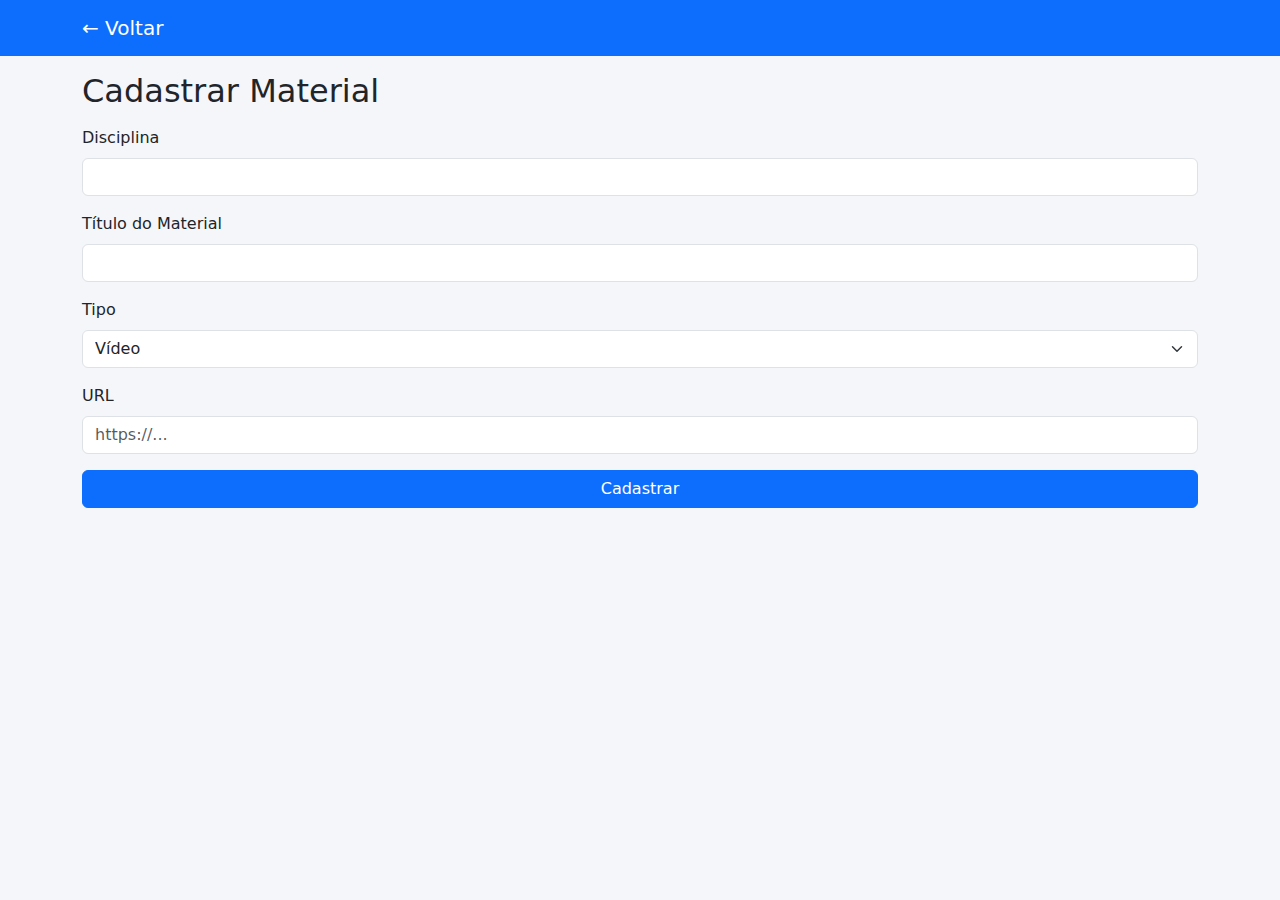
<file: FRONT/cadastro.html>
<!DOCTYPE html>
<html lang="pt-BR">
<head>
  <meta charset="UTF-8">
  <meta name="viewport" content="width=device-width, initial-scale=1.0">
  <title>Cadastrar Material</title>
  <link href="https://cdn.jsdelivr.net/npm/bootstrap@5.3.3/dist/css/bootstrap.min.css" rel="stylesheet">
  <link rel="stylesheet" href="style.css">
</head>
<body>
  <nav class="navbar navbar-dark bg-primary mb-3">
    <div class="container">
      <a class="navbar-brand" href="index.html">← Voltar</a>
    </div>
  </nav>

  <main class="container">
    <h2>Cadastrar Material</h2>
    <form id="formCadastro" class="mt-3">
      <div class="mb-3">
        <label class="form-label">Disciplina</label>
        <input type="text" id="disciplina" class="form-control" required>
      </div>
      <div class="mb-3">
        <label class="form-label">Título do Material</label>
        <input type="text" id="titulo" class="form-control" required>
      </div>
      <div class="mb-3">
        <label class="form-label">Tipo</label>
        <select id="tipo" class="form-select">
          <option value="video">Vídeo</option>
          <option value="pdf">PDF</option>
          <option value="slide">Slide</option>
        </select>
      </div>
      <div class="mb-3">
        <label class="form-label">URL</label>
        <input type="url" id="url" class="form-control" placeholder="https://..." required>
      </div>
      <button type="submit" class="btn btn-primary w-100">Cadastrar</button>
    </form>
  </main>

  <script src="script.js"></script>
</body>
</html>
</file>
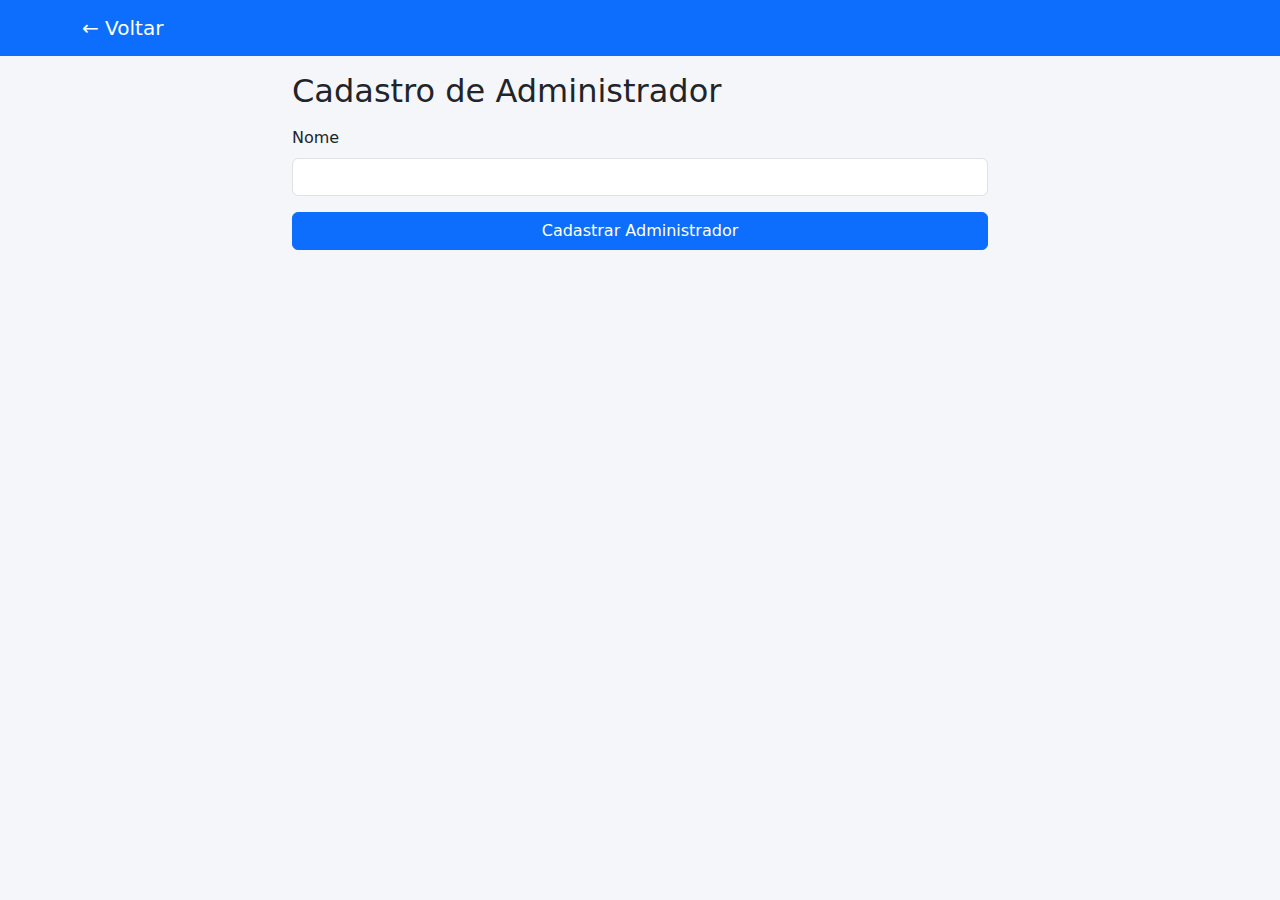
<file: FRONT/cadastroAdm.html>
<!DOCTYPE html>
<html lang="pt-BR">
<head>
  <meta charset="utf-8" />
  <meta name="viewport" content="width=device-width,initial-scale=1" />
  <title>Cadastro de Administrador</title>
  <link href="https://cdn.jsdelivr.net/npm/bootstrap@5.3.3/dist/css/bootstrap.min.css" rel="stylesheet">
  <link rel="stylesheet" href="style.css" />
</head>
<body>
  <nav class="navbar navbar-dark bg-primary mb-3">
    <div class="container">
      <a class="navbar-brand" href="index.html">← Voltar</a>
    </div>
  </nav>

  <main class="container" style="max-width:720px">
    <h2 class="mb-3">Cadastro de Administrador</h2>

    <form id="formAdmin" class="mb-4">
      <div class="mb-3">
        <label for="adminNome" class="form-label">Nome</label>
        <input id="adminNome" class="form-control" type="text" required />
      </div>

      <button class="btn btn-primary w-100" type="submit">Cadastrar Administrador</button>
    </form>

    <div id="adminFeedback" aria-live="polite"></div>
  </main>

    <script src="script.js"></script>
    <script>
        document.getElementById("formAdmin").addEventListener("submit", function(event) {
            event.preventDefault();
            cadastrarAdministrador();
        });
    </script>
</body>
</html>
</file>
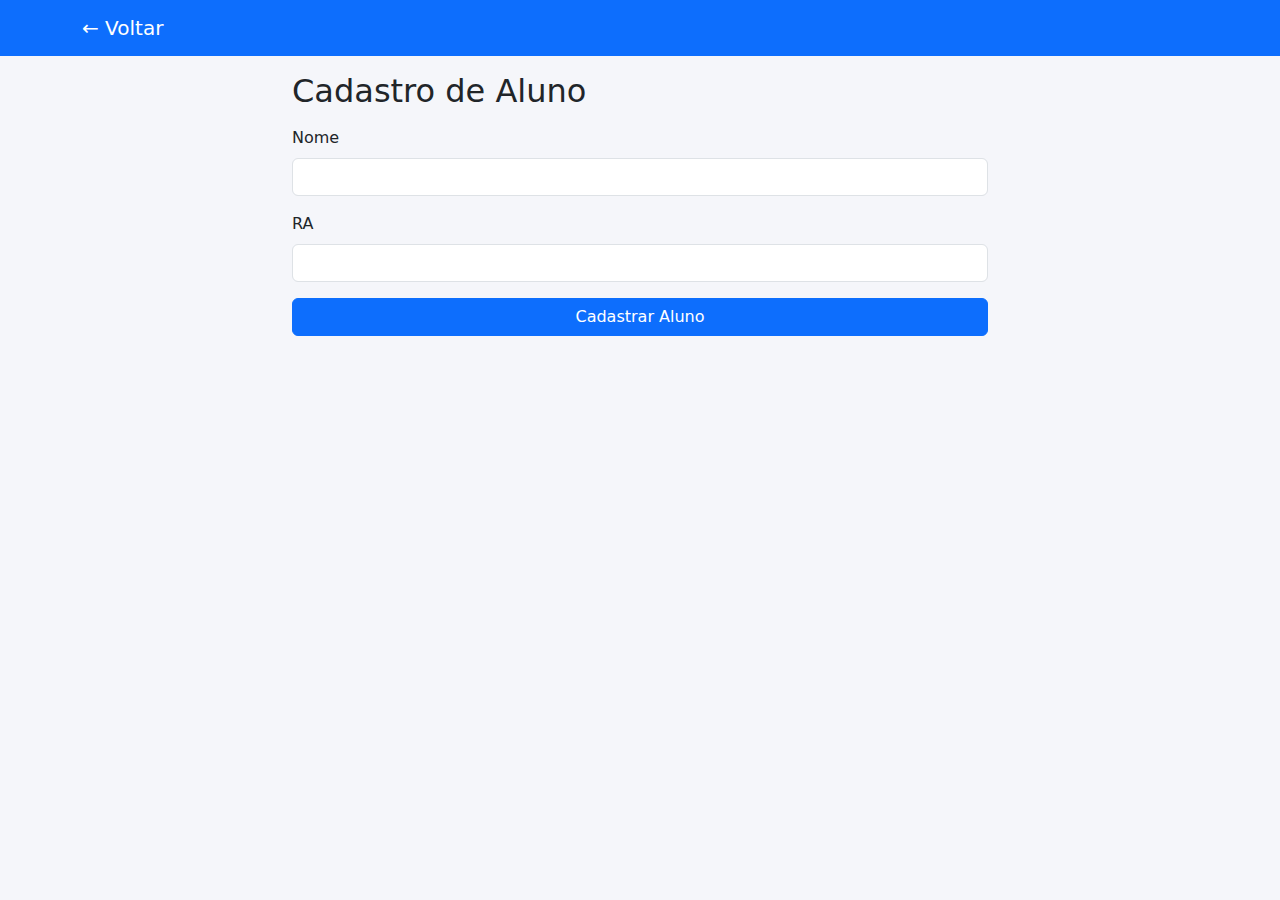
<file: FRONT/cadastroAluno.html>
<!DOCTYPE html>
<html lang="pt-BR">
<head>
  <meta charset="utf-8" />
  <meta name="viewport" content="width=device-width,initial-scale=1" />
  <title>Cadastro de Aluno</title>
  <link href="https://cdn.jsdelivr.net/npm/bootstrap@5.3.3/dist/css/bootstrap.min.css" rel="stylesheet">
  <link rel="stylesheet" href="style.css" />
</head>
<body>
  <nav class="navbar navbar-dark bg-primary mb-3">
    <div class="container">
      <a class="navbar-brand" href="index.html">← Voltar</a>
    </div>
  </nav>

  <main class="container" style="max-width:720px">
    <h2 class="mb-3">Cadastro de Aluno</h2>

    <form id="formAluno" class="mb-4">
      <div class="mb-3">
        <label for="alunoNome" class="form-label">Nome</label>
        <input id="alunoNome" class="form-control" type="text" required />
      </div>

      <div class="mb-3">
        <label for="alunoRa" class="form-label">RA</label>
        <input id="alunoRa" class="form-control" type="text" required />
      </div>

      <button class="btn btn-primary w-100" type="submit">Cadastrar Aluno</button>
    </form>

    <div id="alunoFeedback" aria-live="polite"></div>
  </main>

    <script src="script.js"></script>
    <script>
        document.getElementById("formAluno").addEventListener("submit", function(event) {
            event.preventDefault();
            cadastrarAluno();
        });
    </script>
</body>
</html>
</file>
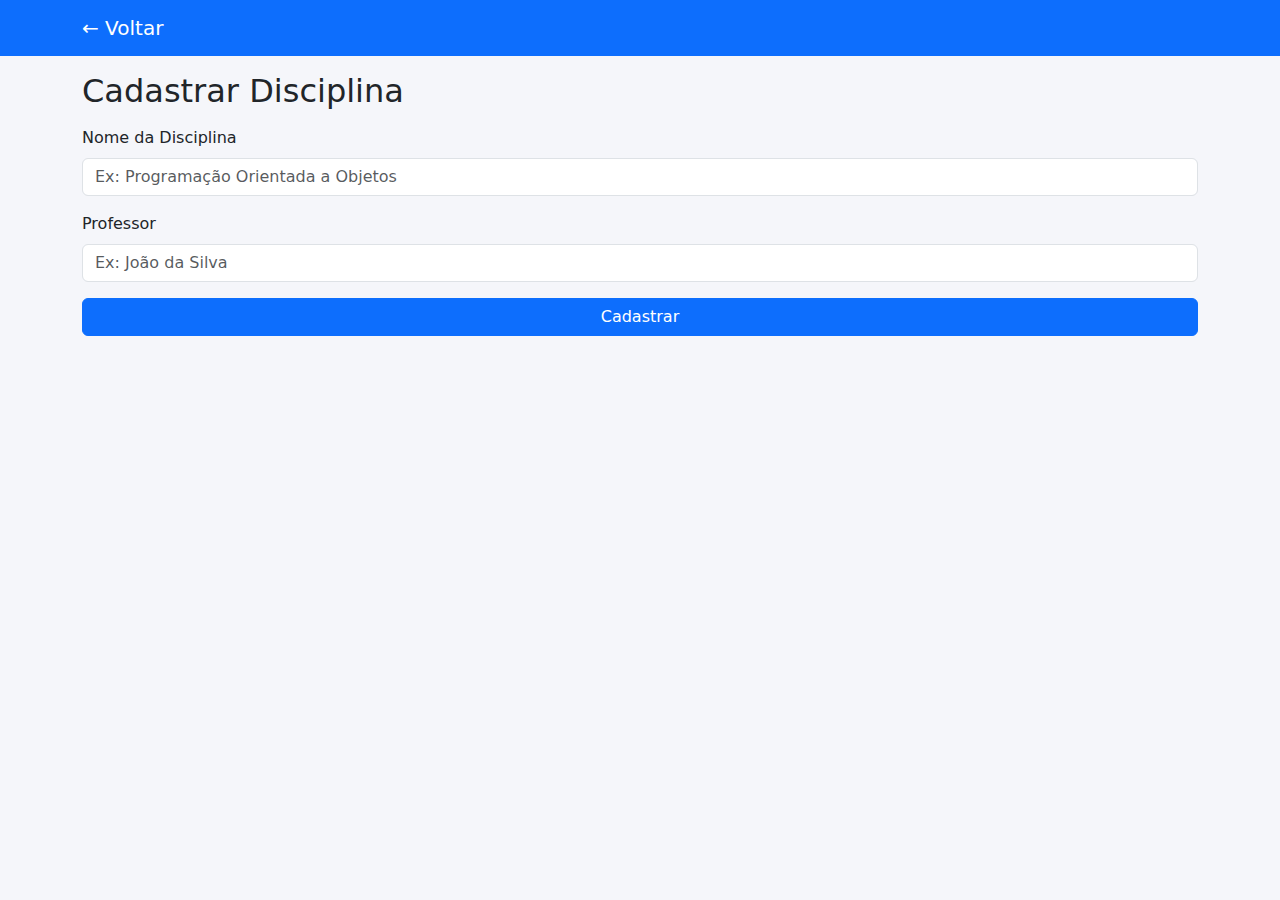
<file: FRONT/cadastroDisciplina.html>
<!DOCTYPE html>
<html lang="pt-BR">
<head>
  <meta charset="UTF-8">
  <meta name="viewport" content="width=device-width, initial-scale=1.0">
  <title>Cadastrar Disciplina</title>
  <link href="https://cdn.jsdelivr.net/npm/bootstrap@5.3.3/dist/css/bootstrap.min.css" rel="stylesheet">
  <link rel="stylesheet" href="style.css">
</head>
<body>
  <nav class="navbar navbar-dark bg-primary mb-3">
    <div class="container">
      <a class="navbar-brand" href="index.html">← Voltar</a>
    </div>
  </nav>

  <main class="container">
    <h2>Cadastrar Disciplina</h2>
    <form id="formCadastroDisciplina" class="mt-3">
      <div class="mb-3">
        <label class="form-label">Nome da Disciplina</label>
        <input type="text" id="nome" class="form-control" placeholder="Ex: Programação Orientada a Objetos" required>
      </div>

      <div class="mb-3">
        <label class="form-label">Professor</label>
        <input type="text" id="professor" class="form-control" placeholder="Ex: João da Silva" required>
      </div>

      <button type="submit" class="btn btn-primary w-100">Cadastrar</button>
    </form>
  </main>

  <script src="script.js"></script>
</body>
</html>
</file>
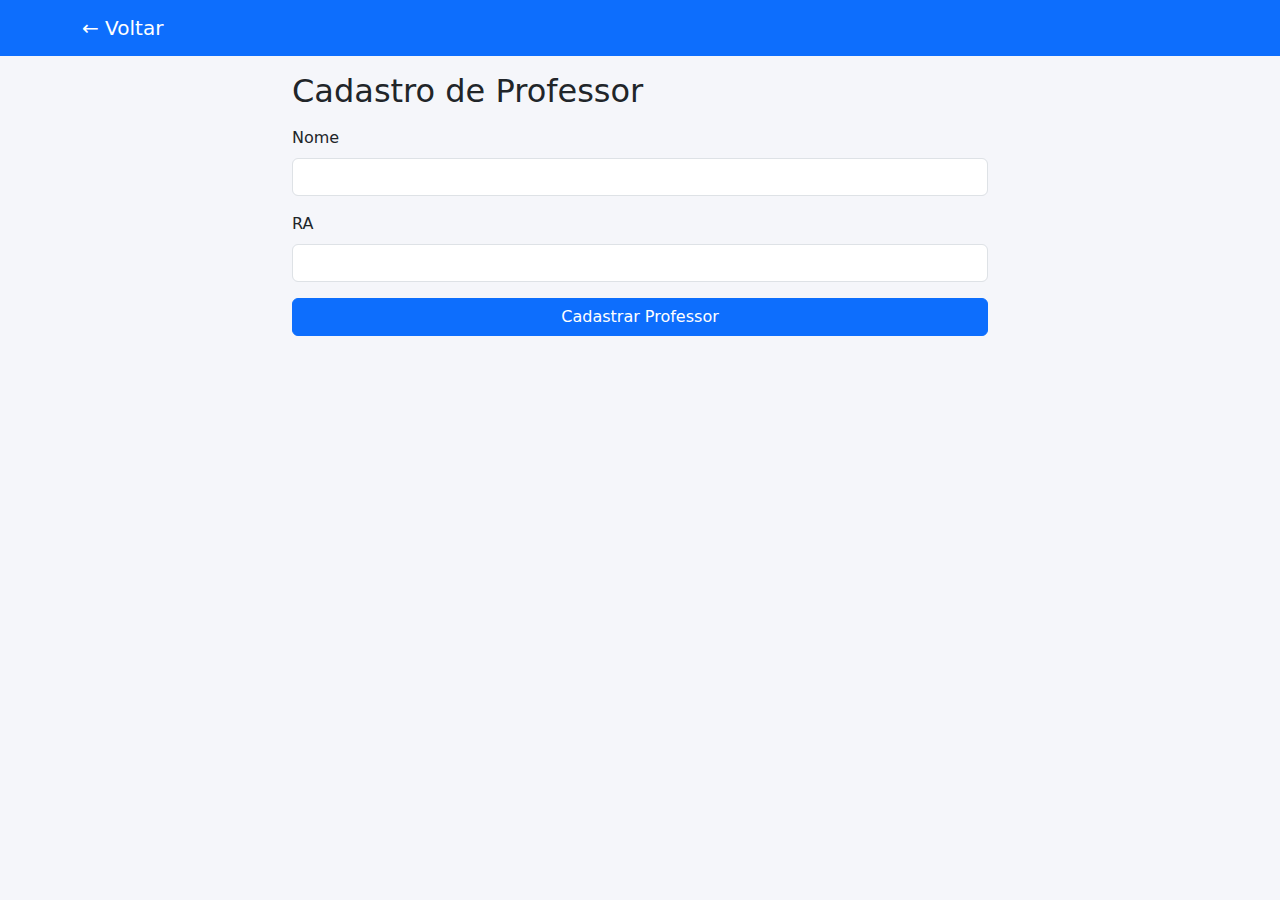
<file: FRONT/cadastroProfessor.html>
<!DOCTYPE html>
<html lang="pt-BR">
<head>
  <meta charset="utf-8" />
  <meta name="viewport" content="width=device-width,initial-scale=1" />
  <title>Cadastro de Professor</title>
  <link href="https://cdn.jsdelivr.net/npm/bootstrap@5.3.3/dist/css/bootstrap.min.css" rel="stylesheet">
  <link rel="stylesheet" href="style.css" />
</head>
<body>
  <nav class="navbar navbar-dark bg-primary mb-3">
    <div class="container">
      <a class="navbar-brand" href="index.html">← Voltar</a>
    </div>
  </nav>

  <main class="container" style="max-width:720px">
    <h2 class="mb-3">Cadastro de Professor</h2>

    <form id="formProfessor" class="mb-4">
      <div class="mb-3">
        <label for="profNome" class="form-label">Nome</label>
        <input id="profNome" class="form-control" type="text" required />
      </div>

      <div class="mb-3">
        <label for="profRa" class="form-label">RA</label>
        <input id="profRa" class="form-control" type="text" required />
      </div>

      <button class="btn btn-primary w-100" type="submit">Cadastrar Professor</button>
    </form>

    <div id="profFeedback" aria-live="polite"></div>
  </main>

    <script src="script.js"></script>
    <script>
        document.getElementById("formProfessor").addEventListener("submit", function(event) {
            event.preventDefault();
            cadastrarProfessor();
        });
    </script>
</body>
</html>
</file>
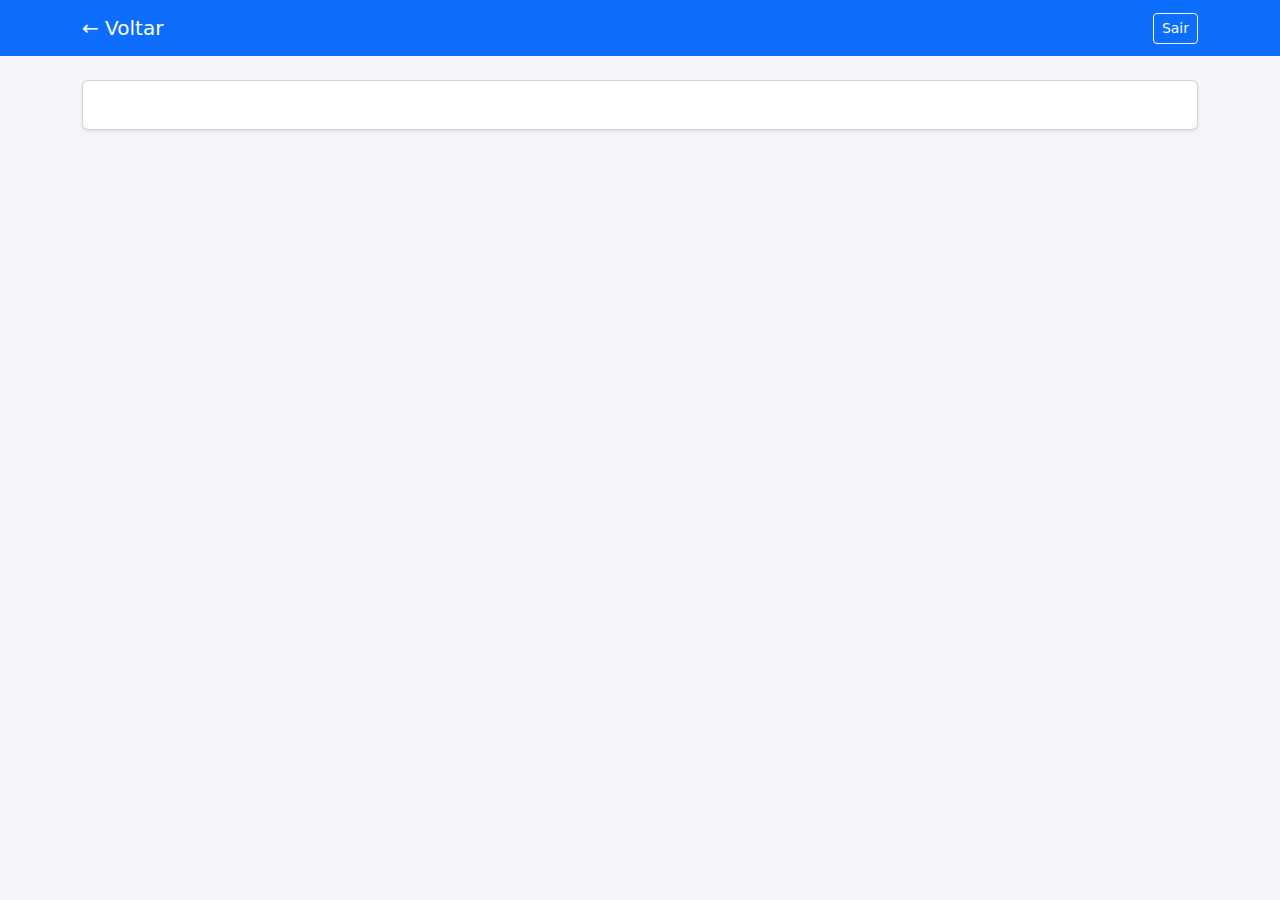
<file: FRONT/detalhes.html>
<!DOCTYPE html>
<html lang="pt-BR">
<head>
  <meta charset="UTF-8" />
  <meta name="viewport" content="width=device-width, initial-scale=1.0" />
  <title>Detalhes do Material</title>
  <link href="https://cdn.jsdelivr.net/npm/bootstrap@5.3.3/dist/css/bootstrap.min.css" rel="stylesheet" />
  <link rel="stylesheet" href="style.css" />
</head>
<body>
  <nav class="navbar navbar-dark bg-primary mb-3">
    <div class="container d-flex justify-content-between">
      <a class="navbar-brand" href="index.html">← Voltar</a>
      <div>
        <a class="btn btn-outline-light btn-sm" href="#" onclick="logout()">Sair</a>
      </div>
    </div>
  </nav>

  <main class="container">
    <h2 id="tituloMaterial" class="mb-4"></h2>

    <div id="detalhesMaterial" class="card p-4 shadow-sm"></div>
  </main>

  <script src="script.js"></script>
</body>
</html>
</file>
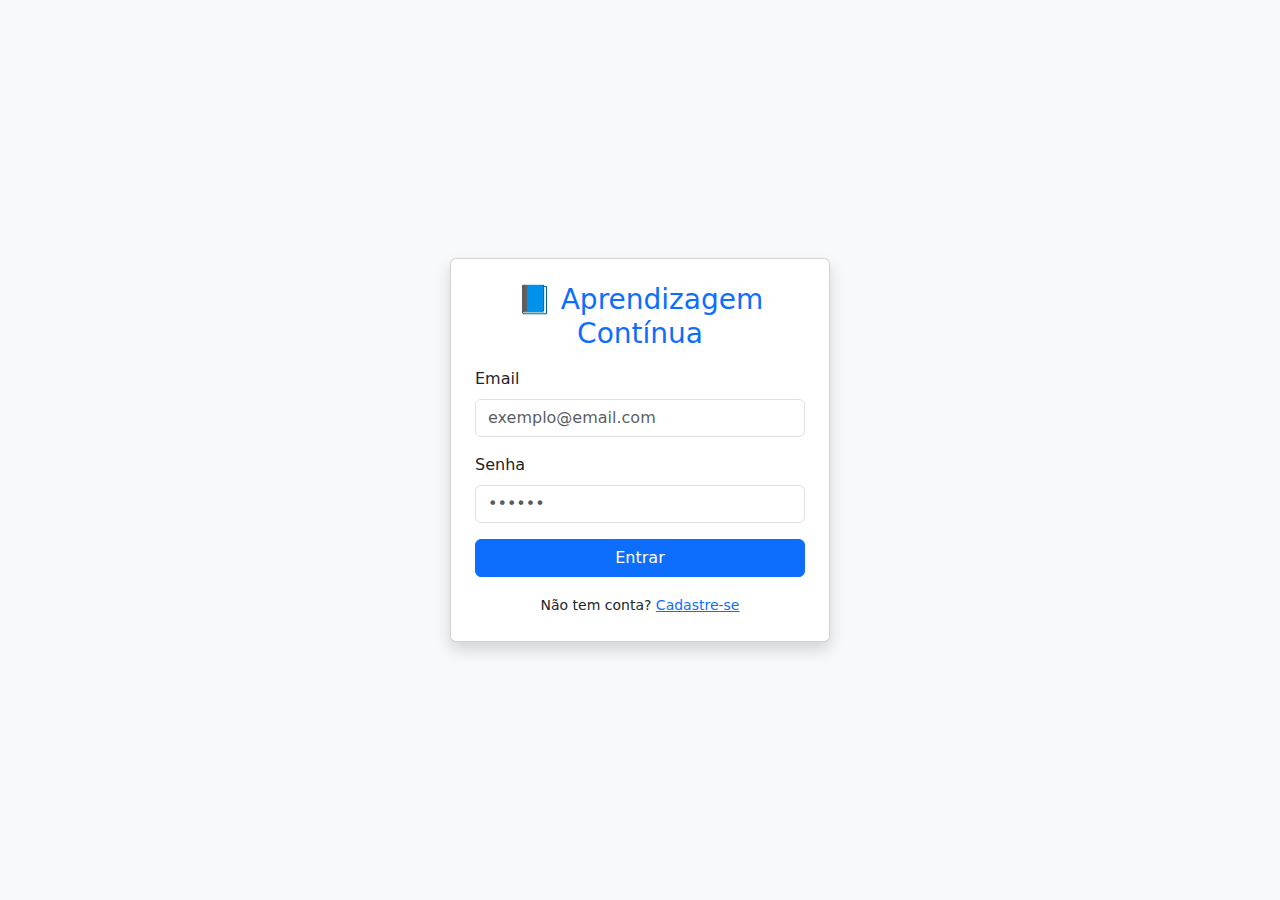
<file: FRONT/login.html>
<!DOCTYPE html>
<html lang="pt-BR">
<head>
  <meta charset="UTF-8" />
  <meta name="viewport" content="width=device-width, initial-scale=1.0" />
  <title>Login | Aprendizagem Contínua</title>
  <link href="https://cdn.jsdelivr.net/npm/bootstrap@5.3.3/dist/css/bootstrap.min.css" rel="stylesheet">
  <link rel="stylesheet" href="style.css" />
</head>
<body class="bg-light d-flex align-items-center justify-content-center vh-100">
  <div class="card shadow p-4" style="width: 100%; max-width: 380px;">
    <h3 class="text-center mb-3 text-primary">📘 Aprendizagem Contínua</h3>
    <form id="formLogin">
      <div class="mb-3">
        <label class="form-label">Email</label>
        <input type="email" id="email" class="form-control" placeholder="exemplo@email.com" required>
      </div>
      <div class="mb-3">
        <label class="form-label">Senha</label>
        <input type="password" id="senha" class="form-control" placeholder="••••••" required>
      </div>
      <button type="submit" class="btn btn-primary w-100">Entrar</button>
    </form>
    <div class="text-center mt-3">
      <small>Não tem conta? <a href="cadastro.html">Cadastre-se</a></small>
    </div>
  </div>
  <script src="script.js"></script>
</body>
</html>
</file>
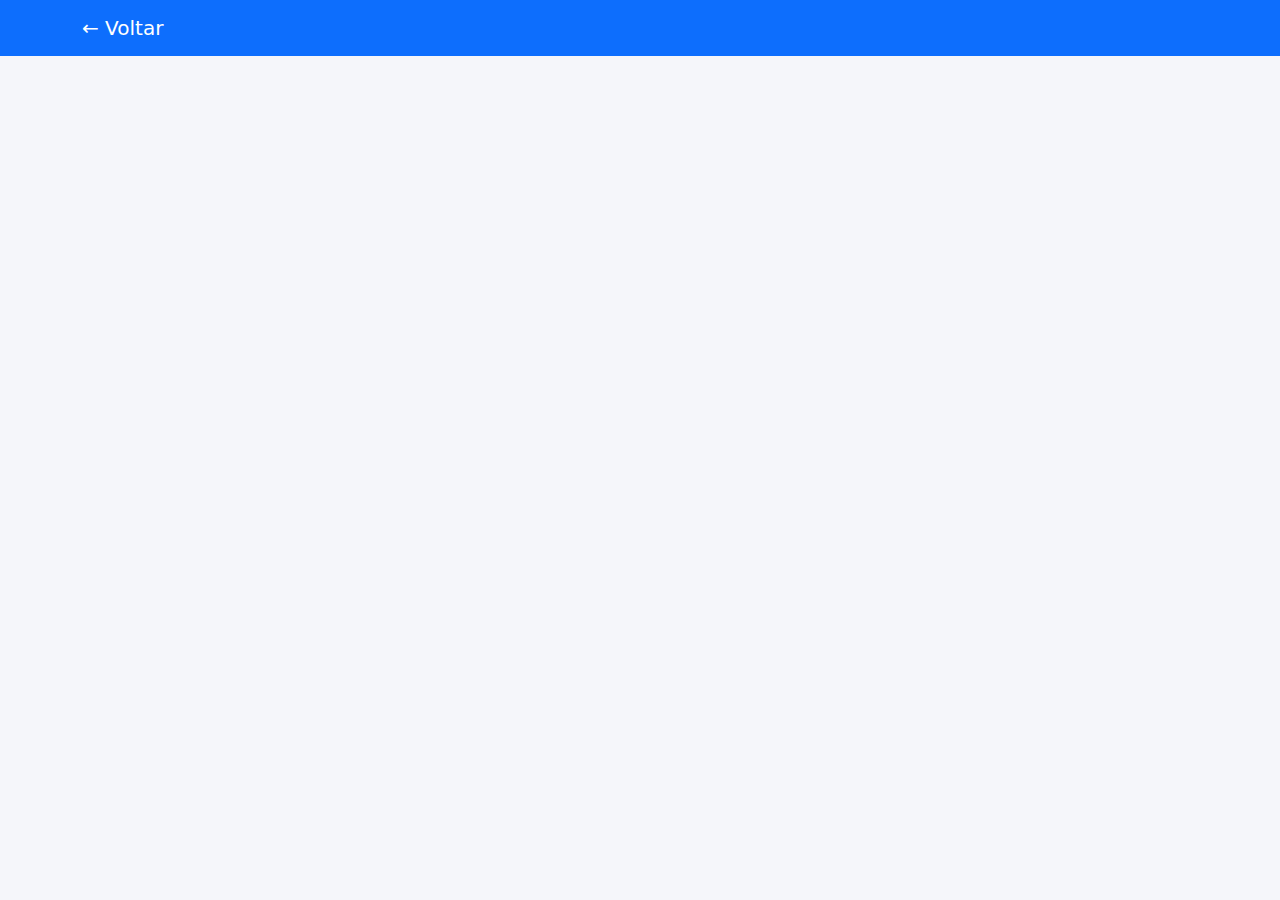
<file: FRONT/materias.html>
<!DOCTYPE html>
<html lang="pt-BR">
<head>
  <meta charset="UTF-8">
  <meta name="viewport" content="width=device-width, initial-scale=1.0">
  <title>Materiais da Disciplina</title>
  <link href="https://cdn.jsdelivr.net/npm/bootstrap@5.3.3/dist/css/bootstrap.min.css" rel="stylesheet">
  <link rel="stylesheet" href="style.css" />
</head>
<body onload="carregarMateriais()">
<nav class="navbar navbar-dark bg-primary mb-3">
  <div class="container">
    <a class="navbar-brand" href="index.html">← Voltar</a>
  </div>
</nav>
<main class="container">
  <h2 id="tituloDisciplina"></h2>
  <div id="materiais" class="row g-3"></div>
</main>
<script src="script.js"></script>
</body>
</html>
</file>
<file: FRONT/style.css>
body {
  background-color: #f5f6fa;
}
.card {
  transition: transform 0.2s ease-in-out;
}
.card:hover {
  transform: scale(1.03);
}
</file>
